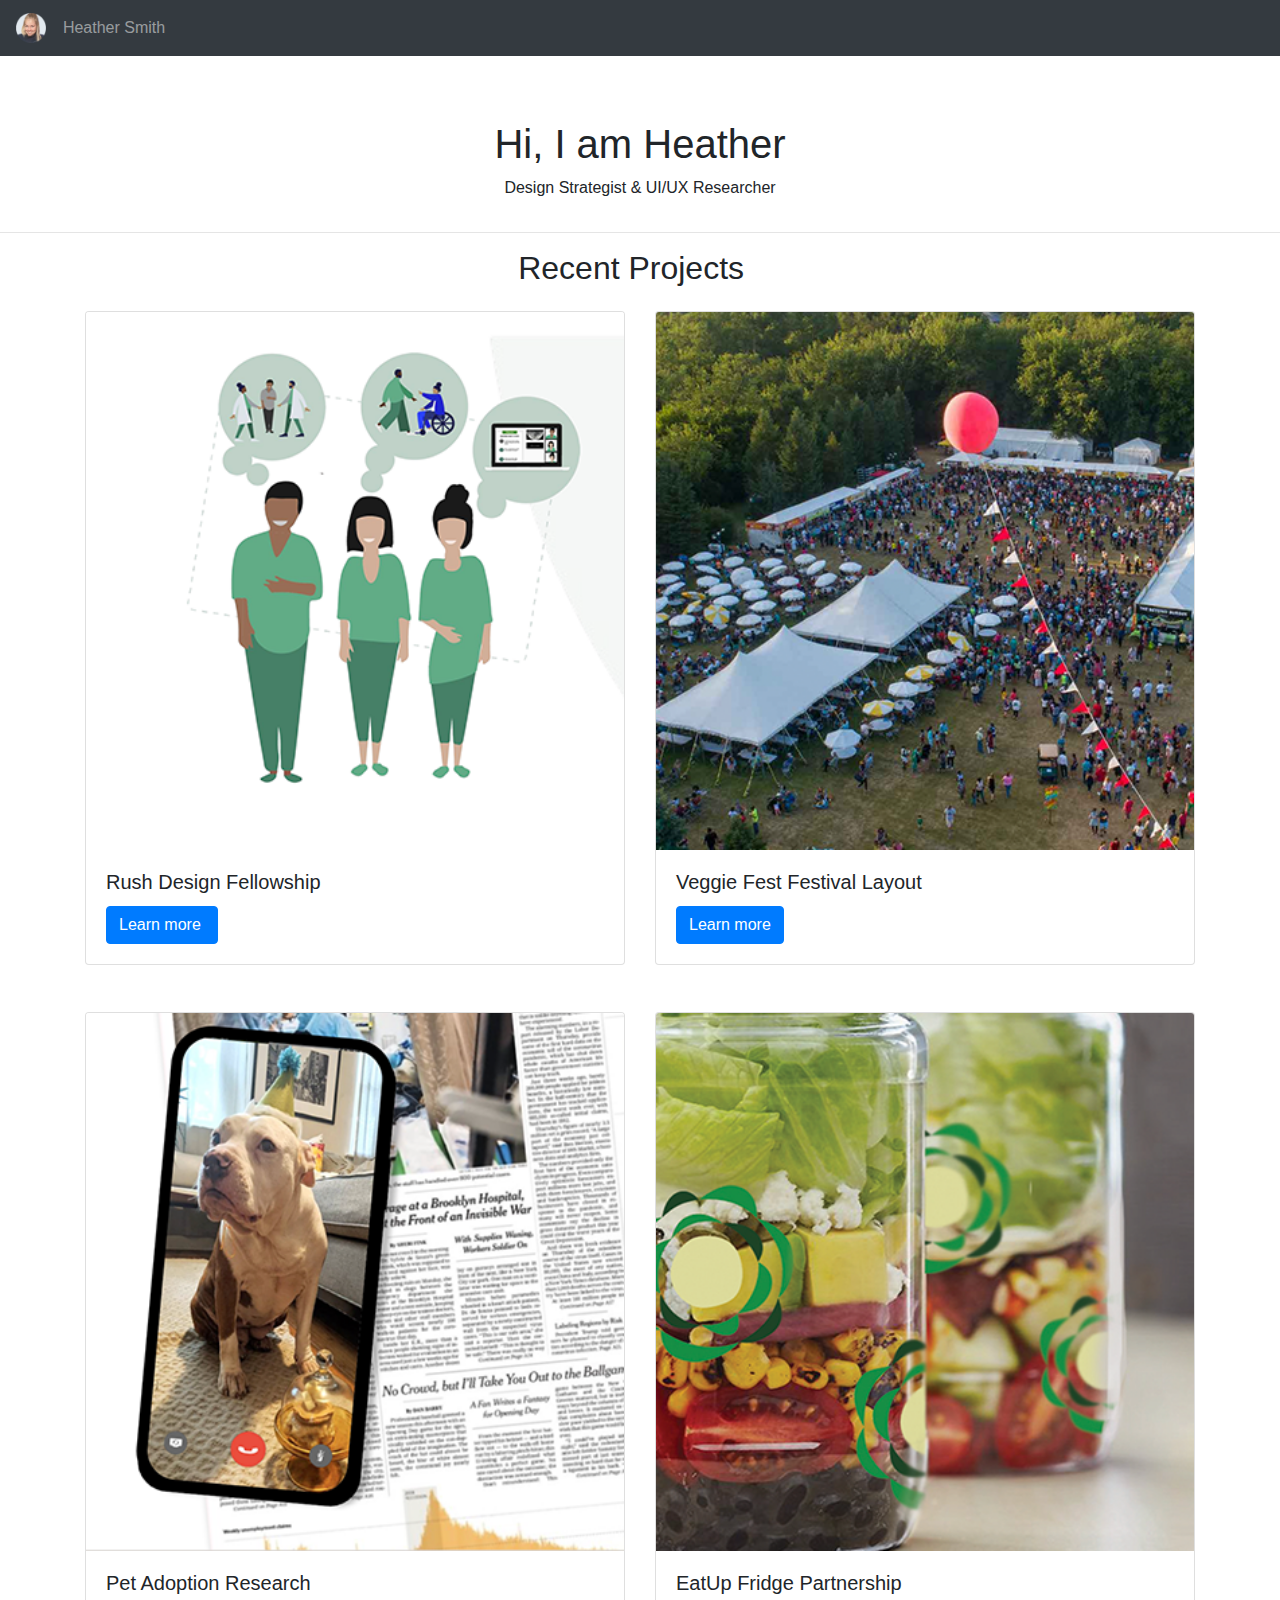
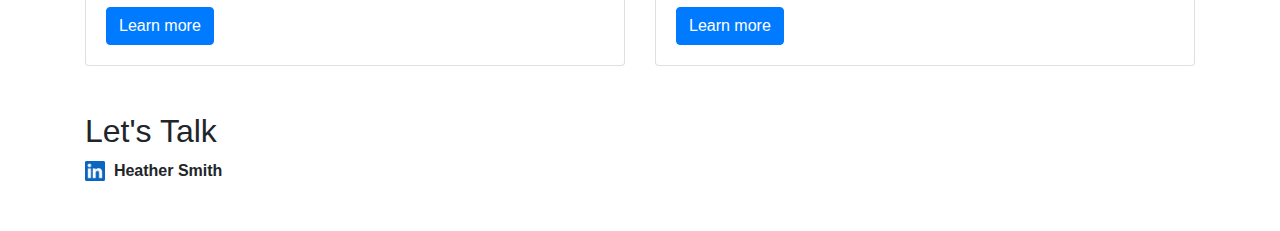
<file: index.html>
<!DOCTYPE html>
<html lang="en">
<head>
  <meta charset="UTF-8">
  <meta http-equiv="X-UA-Compatible" content="IE=edge">
  <meta name="viewport" content="width=device-width, initial-scale=1">
  <title>Heather Smith Portfolio</title>
  <!-- Bootstrap -->
  <link href="assets/index.css" rel="stylesheet">
</head>
<body>
  <nav class="navbar navbar-expand-lg navbar-dark bg-dark">
    <div></div><img src="assets/img/Heather.png" width="30" height="30" alt="profile image" />
    <ul class="navbar-nav mr-auto">
      <a class="nav-link" href="index.html">&nbsp;&nbsp;Heather Smith<br>
      </a>
  </nav>
  <div class="container mt-2">
    <div class="row">
      <div class="col-12">
        <h1 class="text-center">&nbsp;</h1>
        <h1 class="text-center">Hi, I am Heather</h1>
        <p class="text-center">Design Strategist &amp; UI/UX Researcher</p>
      </div>
    </div>
  </div>
  <hr>
  <section>
    <h2 class="text-center">Recent Projects&nbsp;&nbsp;</h2>
  </section>
  <div class="container mt-4">
    <div class="row">
      <div class="col-sm-6">
        <div class="card">
          <a href="portfolio-1.html"><img src="assets/img/project-1.png" alt="Rush Fellowship Image showing the design team" class="card-img-top"></a>
          <div class="card-body">
            <h5 class="card-title">Rush Design Fellowship</h5>
            <a href="portfolio-1.html" class="btn btn-primary">Learn more&nbsp;</a>
          </div>
        </div>
      </div>
      <div class="col-sm-6">
        <div class="card"> <a href="portfolio-2.html"><img src="assets/img/project-2.png" alt="Veggie Fest drone view from the sky" class="card-img-top"></a>
          <div class="card-body">
            <h5 class="card-title">Veggie Fest Festival Layout</h5>
            <a href="portfolio-2.html" class="btn btn-primary">Learn more</a>
          </div>
        </div>
      </div>
    </div>
    <h2 class="text-center">&nbsp;</h2>
    <div class="row">
      <div class="col-sm-6">
        <div class="card"> <a href="portfolio-3.html"><img src="assets/img/project-3.png" alt="Facetime with Macy the dog with newspaper article on  covid" class="card-img-top"></a>
          <div class="card-body">
            <h5 class="card-title">Pet Adoption Research&nbsp;</h5>
            <a href="portfolio-3.html" class="btn btn-primary">Learn more</a>
          </div>
        </div>
      </div>
      <div class="col-sm-6">
        <div class="card"> <a href="portfolio-4.html"><img src="assets/img/project-4.png" alt="Salad in a plastic jar" class="card-img-top"></a>
          <div class="card-body">
            <h5 class="card-title">EatUp Fridge Partnership&nbsp;</h5>
            <a href="portfolio-4.html" class="btn btn-primary">Learn more</a>
          </div>
        </div>
      </div>
    </div>
  </div>
  <div class="container">
    <h2>&nbsp;</h2>
    <div class="row">
      <div class="col-lg-4 col-md-6 col-sm-6 mb-md-0 mb-2">
        <h2>Let's Talk</h2>
        <a href="https://www.linkedin.com/in/heathernora"><img src="assets/img/0-2.jpg" alt="Linkedn" width="20" height="20"></a><strong>&nbsp;&nbsp;Heather Smith</strong><br>
        <div>&nbsp;</div>
        <div>&nbsp;</div>
      </div>
      <!-- jQuery (necessary for Bootstrap's JavaScript plugins) -->
      <script src="assets/jquery-3.4.1.min.js"></script>
      <!-- Include all compiled plugins (below), or include individual files as needed -->
      <script src="assets/jquery-3.4.1.min.js"></script>
      <script src="assets/index.js"></script>
</body>
</html>
</file>
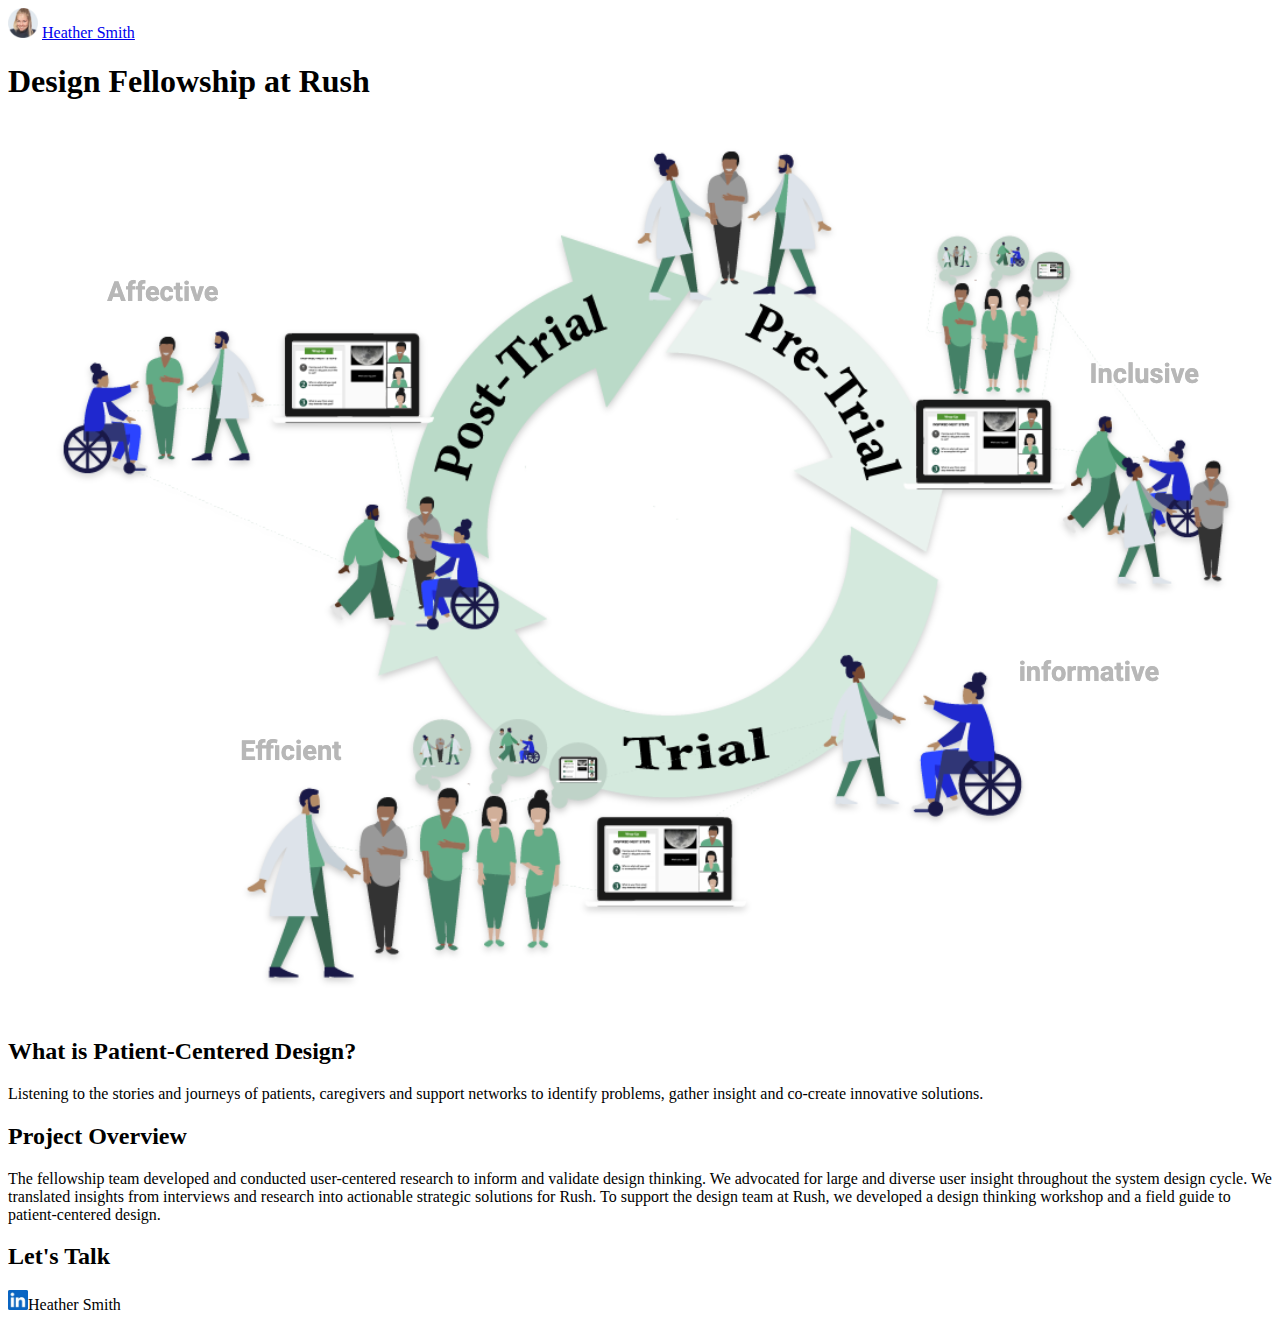
<file: portfolio-1.html>
<!DOCTYPE html>
<html lang="en">

<head>
  <title>Rush Design Fellowship</title>
</head>

<body>
  <header>
    <nav>
      <img src="assets/img/Heather.png" width="30" height="30" alt="profile image">
      <a href="index.html">Heather Smith</a>
    </nav>
  </header>

  <main>
    <h1 class="text-center">Design Fellowship at Rush</h1>
  </main>

    <section>
    <img src="assets/img/project1-a.png" alt="Visual of Clinical trial stages: Pre-Trial, Trial and Post-Trial" class="card-img-top">
    <a href="portfolio-2.html"></a>
    </section>

    <section>
    <h2 class="card-title">What is Patient-Centered Design?</h2>
    <p class="card-title">Listening to the stories and journeys of patients, caregivers and support networks to identify problems, gather insight and co-create innovative solutions.</p>
    </section>

    <section>
    <h2 class="card-title">Project Overview</h2>
    <p class="card-text">The fellowship team developed and conducted user-centered research to inform and validate design thinking. We advocated for large and diverse user insight throughout the system design cycle. We translated insights from interviews and research into actionable strategic solutions for Rush. To support the design team at Rush, we developed a design thinking workshop and a field guide to patient-centered design.</p>
    </section>

  <section>
    <h2>Let's Talk</h2>
    <a href="https://www.linkedin.com/in/heathernora"><img src="assets/img/0-2.jpg" alt="Linkedn" width="20" height="20"></a>Heather Smith
  </section>

  </body>
  </html>
</file>
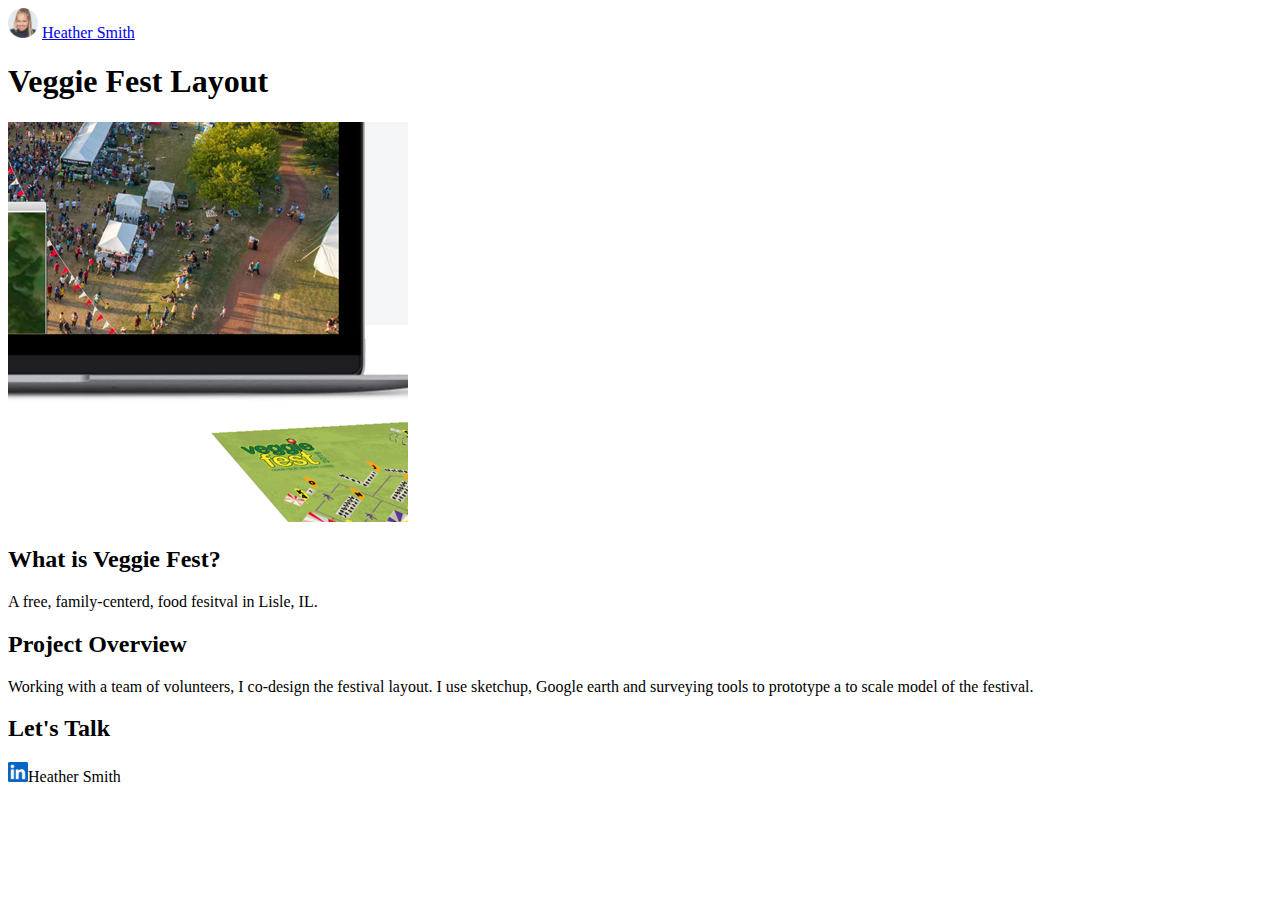
<file: portfolio-2.html>
<!DOCTYPE html>
<html lang="en">

<head>
  <title>Veggie Fest</title>
</head>

<body>
  <header>
    <nav>
      <img src="assets/img/Heather.png" width="30" height="30" alt="profile image">
      <a href="index.html">Heather Smith</a>
    </nav>
  </header>

  <main>
    <h1 class="text-center">Veggie Fest Layout</h1>
  </main>

  <section>
      <img src="assets/img/project-2-a.png" alt="Laptop with a drone view of Veggie Fest on the screen" class="card-img-top">
  </section>

  <section>
    <h2 class="card-title">What is Veggie Fest?</h2>
    <p class="card-title">A free, family-centerd, food fesitval in Lisle, IL.</p>
  </section>

  <section>
    <h2 class="card-title">Project Overview</h2>
    <p class="card-text">Working with a team of volunteers, I co-design the festival layout. I use sketchup, Google earth and surveying tools to prototype a to scale model of the festival.</p>
  </section>

  <section>
    <h2>Let's Talk</h2>
    <a href="https://www.linkedin.com/in/heathernora"><img src="assets/img/0-2.jpg" alt="Linkedn" width="20" height="20"></a>Heather Smith
  </section>

</body>
</html>
</file>
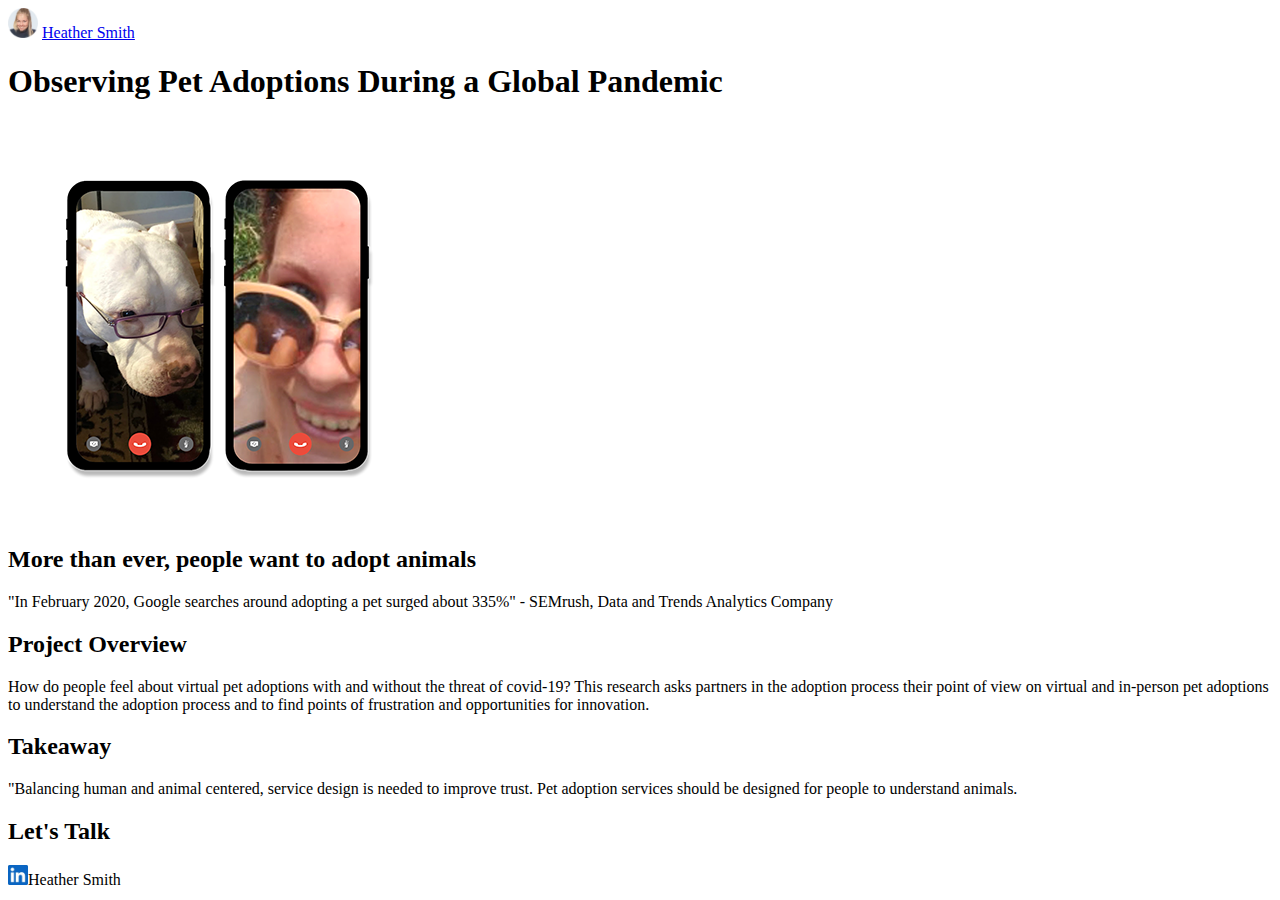
<file: portfolio-3.html>
<!DOCTYPE html>
<html lang="en">

<head>
  <title>Pet Adoption Research</title>
</head>

<body>
  <header>
    <nav>
      <img src="assets/img/Heather.png" width="30" height="30" alt="profile image">
      <a href="index.html">Heather Smith</a>
    </nav>
  </header>

  <main>
    <h1 class="text-center">Observing Pet Adoptions During a Global Pandemic</h1>
  </main>

  <section>

      <img src="assets/img/project-3-a.png" alt="facetime between a dog and a pet owner" class="card-img-top">
  </section>

  <section>
    <h2 class="card-title">More than ever, people want to adopt animals</h2>
    <p class="card-title">"In February 2020, Google searches around adopting a pet surged about 335%" - SEMrush, Data and Trends Analytics Company</p>
  </section>

  <section>
    <h2 class="card-title">Project Overview</h2>
    <p class="card-text">How do people feel about virtual pet adoptions with and without the threat of covid-19? This research asks partners in the adoption process their point of view on virtual and in-person pet adoptions to understand the adoption process and to find points of frustration and opportunities for innovation.</p>
  </section>

  <section>
    <h2 class="card-title">Takeaway</h2>
    <p class="card-title">"Balancing human and animal centered, service design is needed to improve trust. Pet adoption services should be designed for people to understand animals.</p>
  </section>

  <section>
    <h2>Let's Talk</h2>
    <a href="https://www.linkedin.com/in/heathernora"><img src="assets/img/0-2.jpg" alt="Linkedn" width="20" height="20"></a>Heather Smith
  </section>

</body>
</html>
</file>
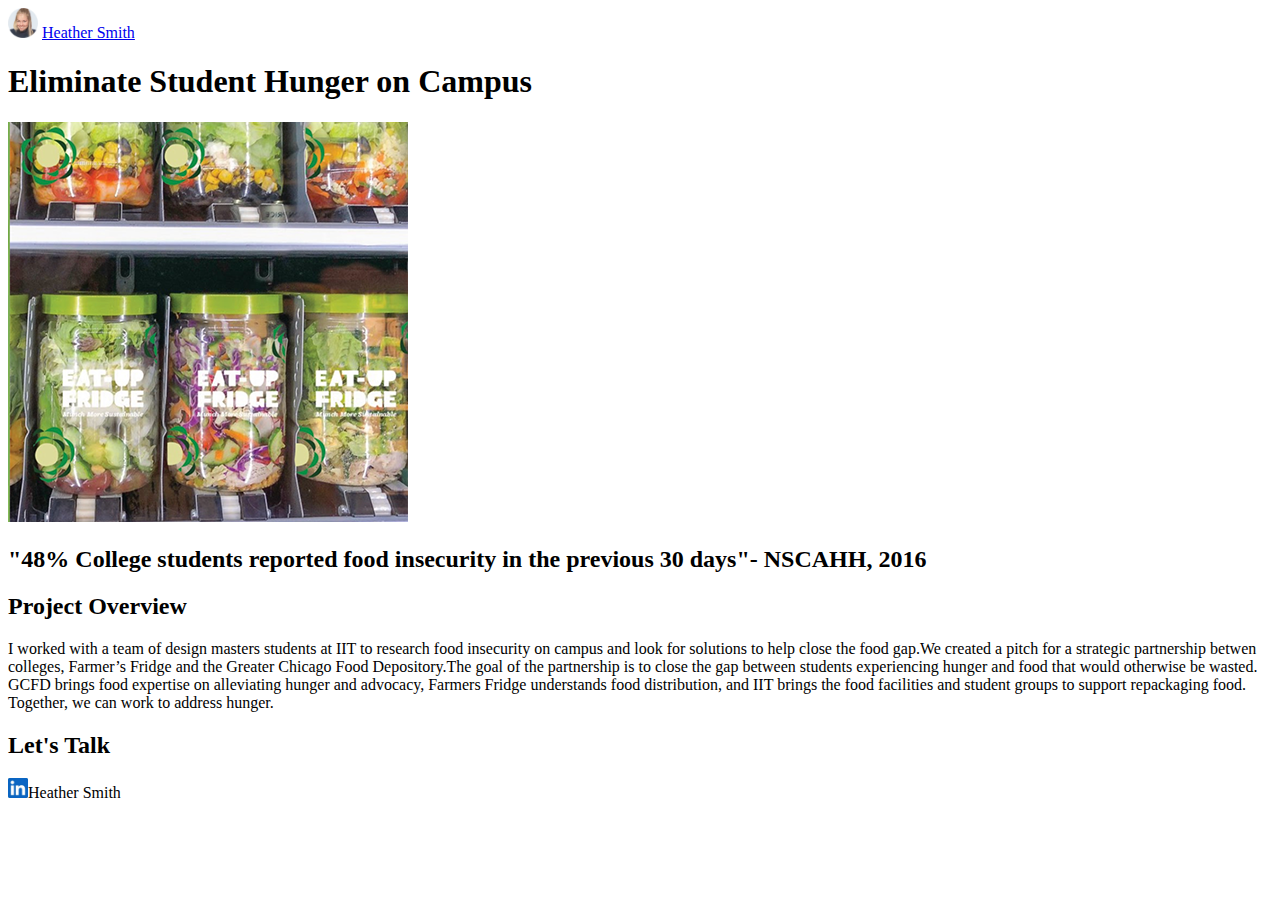
<file: portfolio-4.html>
<!DOCTYPE html>
<html lang="en">

<head>
  <title>EatUp Fridge Partnership</title>
</head>

<body>
  <header>
    <nav>
      <img src="assets/img/Heather.png" width="30" height="30" alt="profile image">
      <a href="index.html">Heather Smith</a>
    </nav>
  </header>

  <main>
    <h1 class="text-center">Eliminate Student Hunger on Campus</h1>
  </main>

  <section>
    <img src="assets/img/project-4-a.png" alt="Salad in plastic jars in a vending machine with EatUp Fridge branding">
  </section>

  <section>
    <h2 class="card-title">"48% College students reported food insecurity in the previous 30 days"- NSCAHH, 2016</h2>
  </section>

  <section>
    <h2 class="card-title">Project Overview</h2>
    <p>I worked with a team of design masters students at IIT to research food insecurity on campus and look for solutions to help close the food gap.We created a pitch for a strategic partnership betwen colleges, Farmer’s Fridge and the Greater Chicago Food Depository.The goal of the partnership is to close the gap between students experiencing hunger and food that would otherwise be wasted. GCFD brings food expertise on alleviating hunger and advocacy, Farmers Fridge understands food distribution, and IIT brings the food facilities and student groups to support repackaging food. Together, we can work to address hunger.</p>
  </section>

  <section>
    <h2>Let's Talk</h2>
    <a href="https://www.linkedin.com/in/heathernora"><img src="assets/img/0-2.jpg" alt="Linkedn" width="20" height="20"></a>Heather Smith
  </section>

</body>
</html>
</file>
